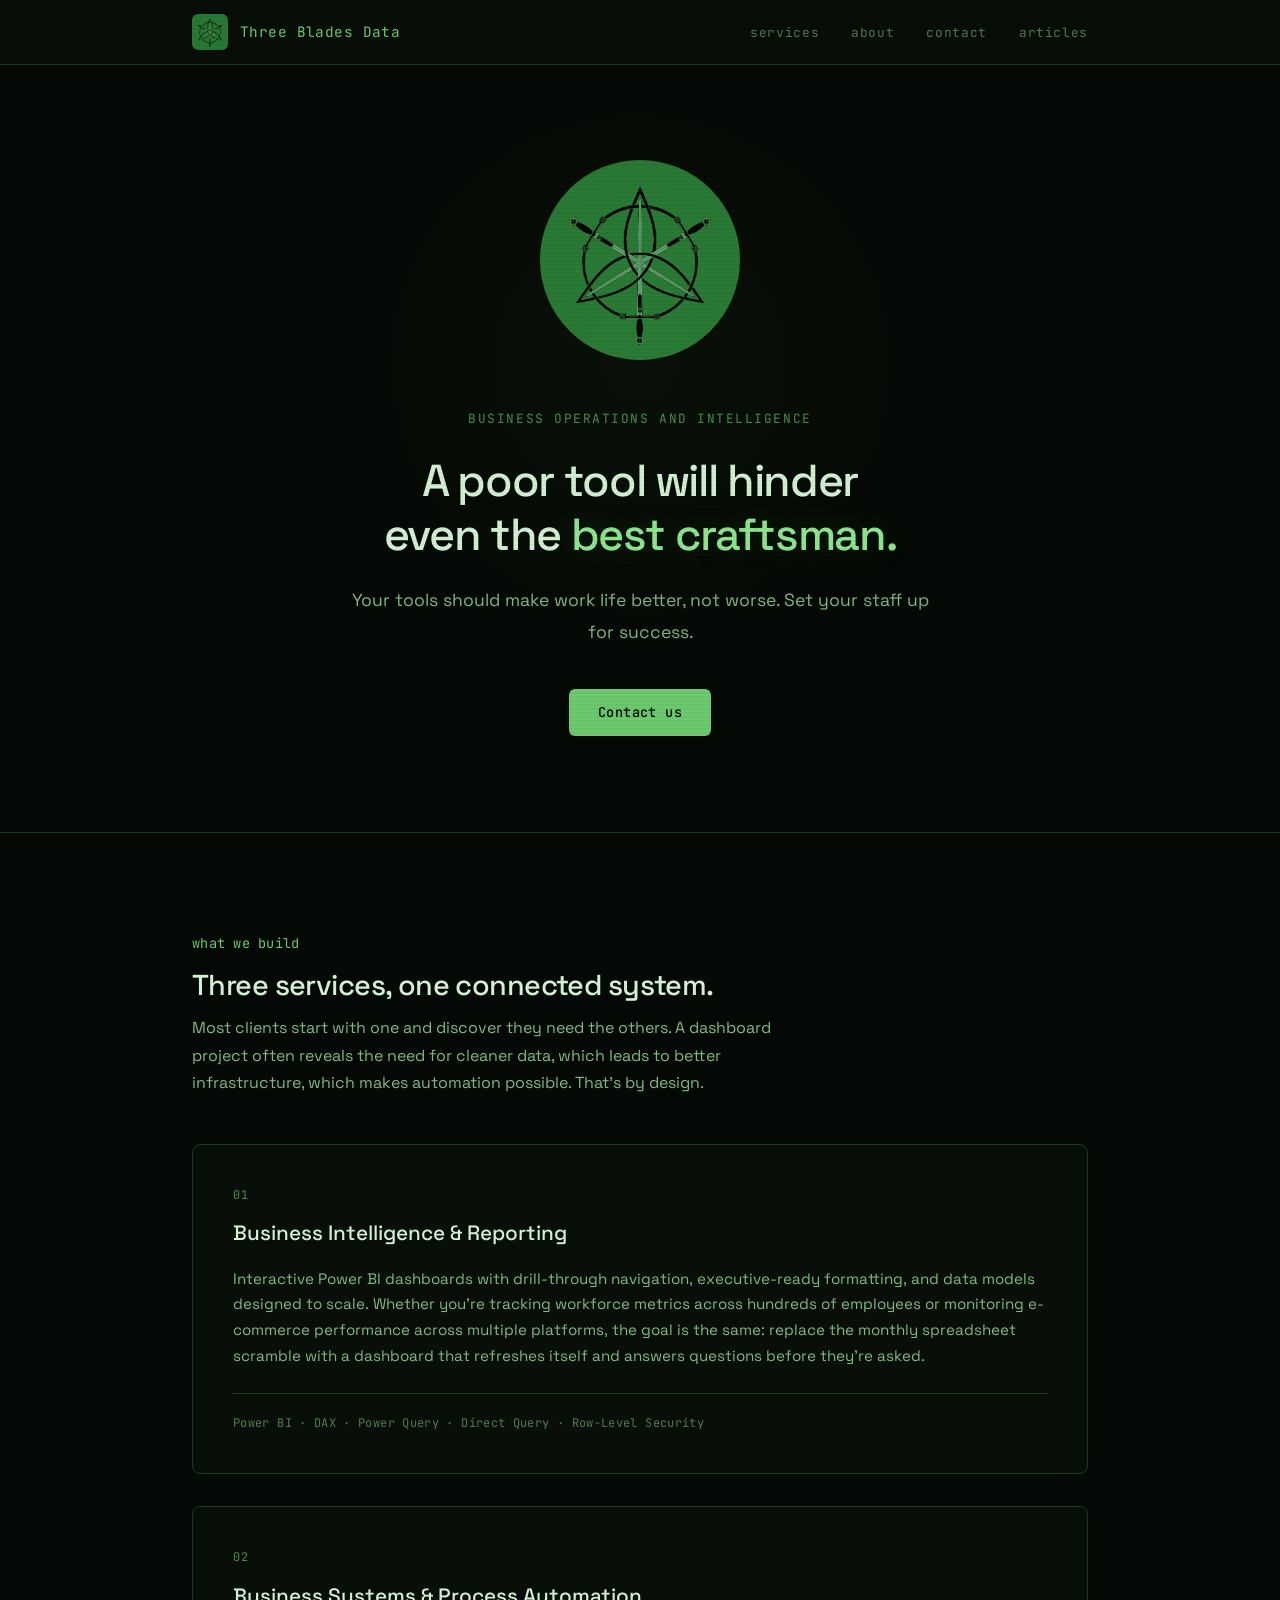
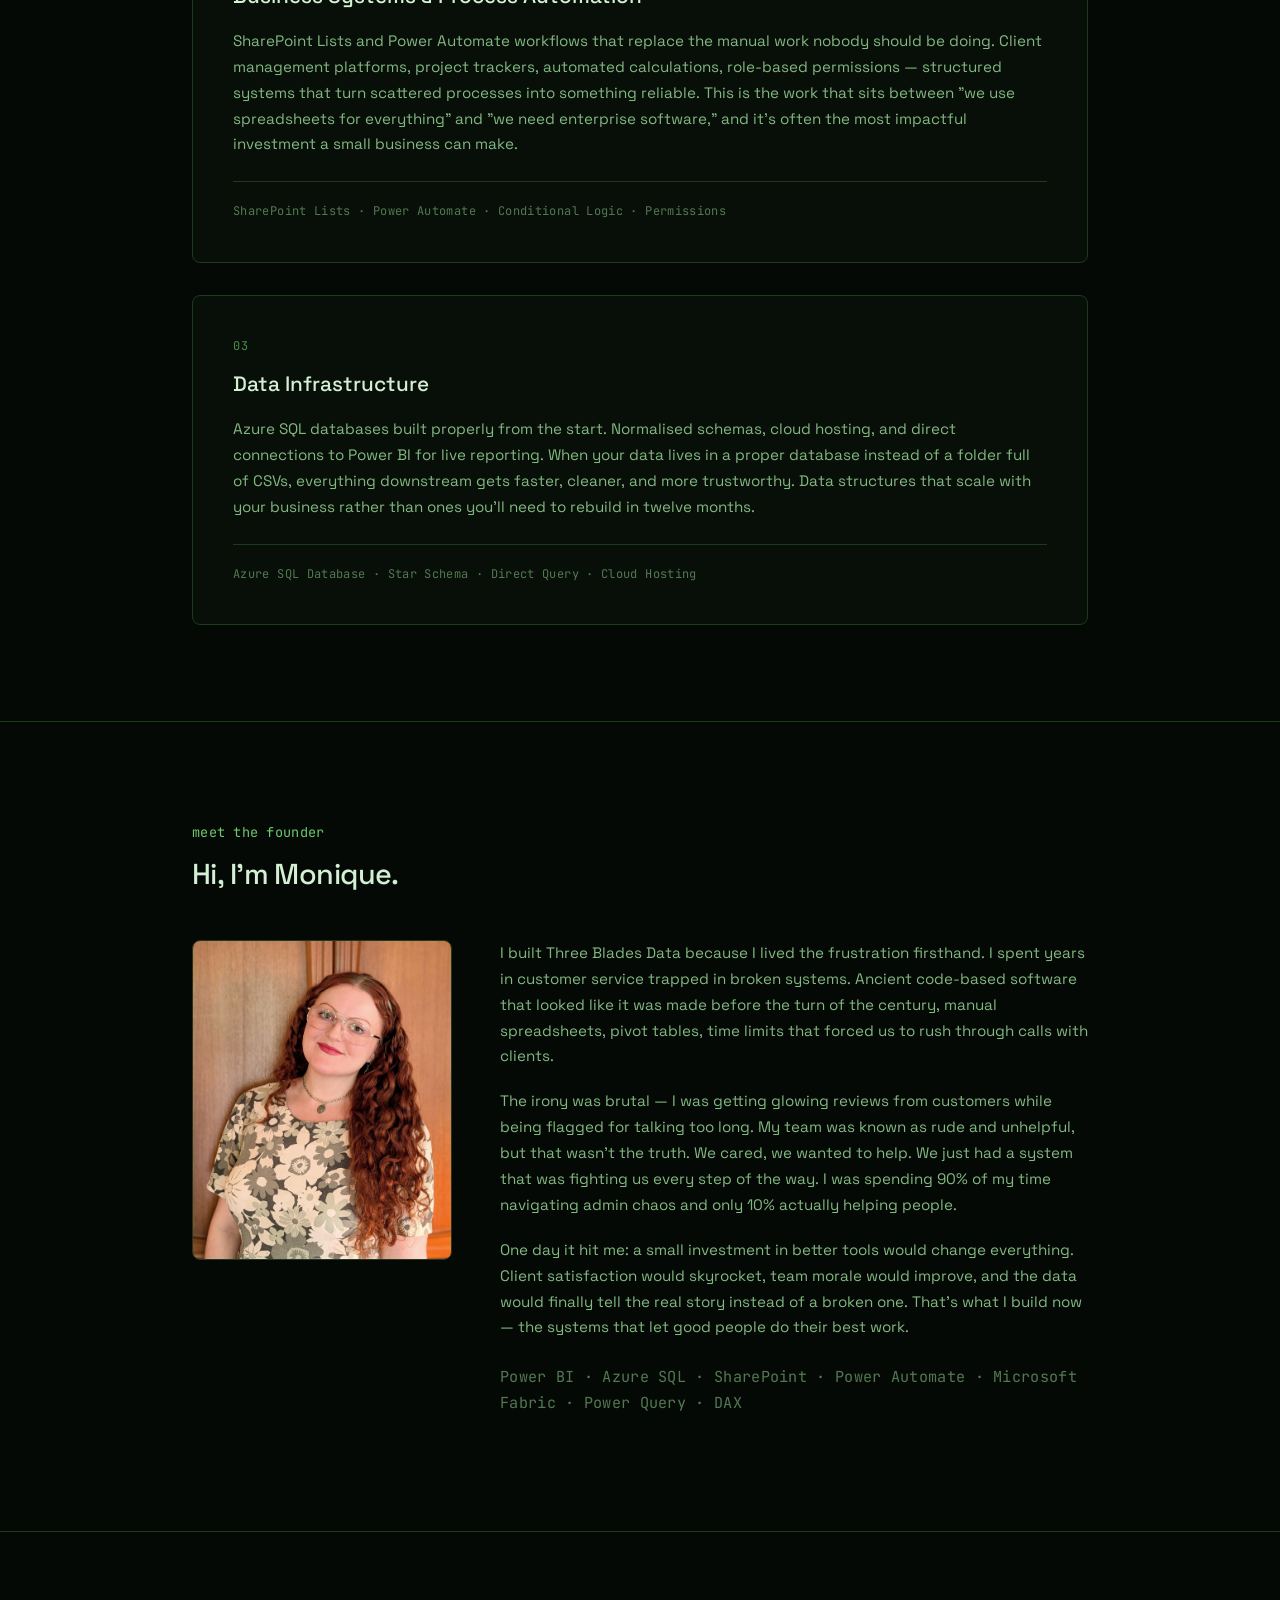
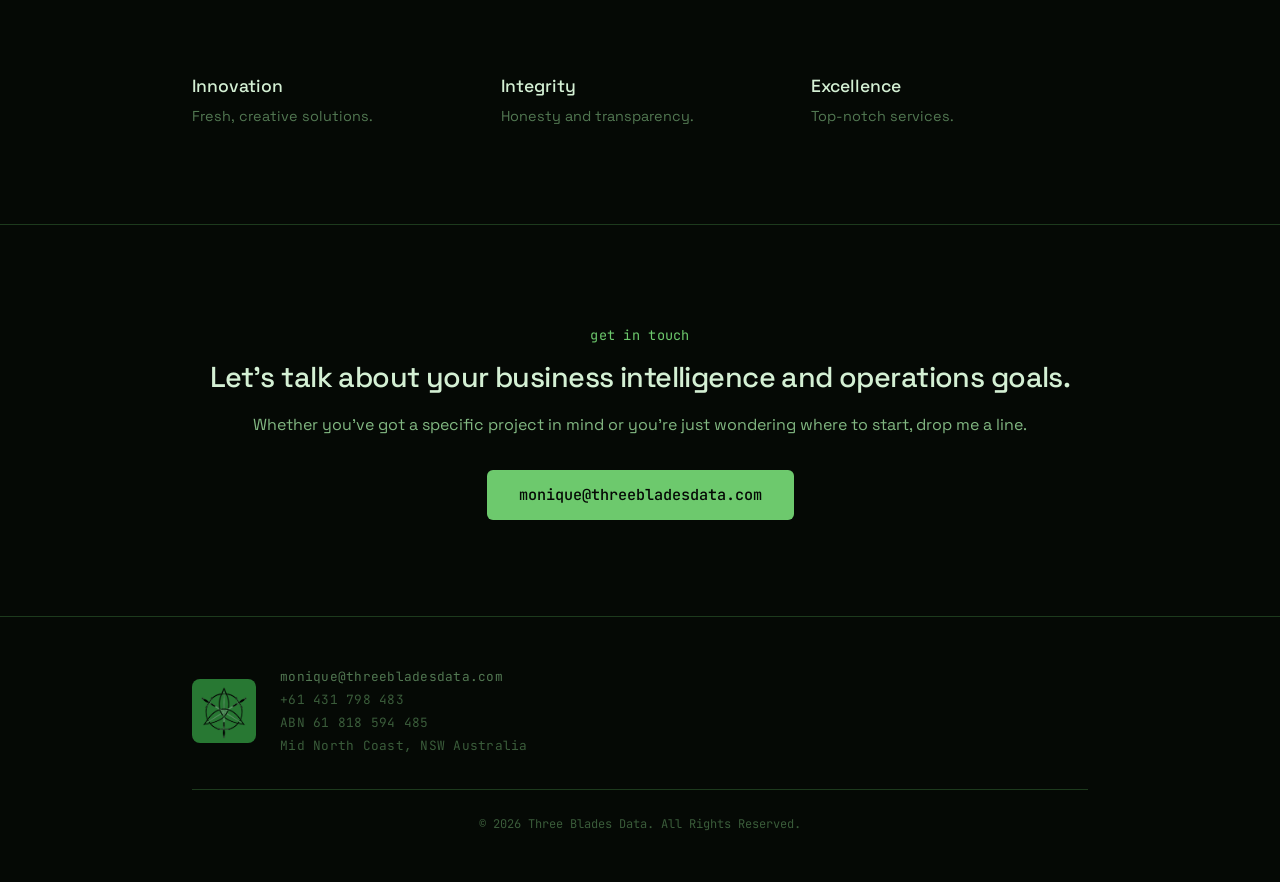
<file: index.html>
<!DOCTYPE html>
<html lang="en-AU">
<head>
  <meta charset="UTF-8">
  <meta name="viewport" content="width=device-width, initial-scale=1.0">
  <title>Three Blades Data — Business Intelligence & Operations</title>
  <meta name="description" content="Three Blades Data builds Power BI dashboards, SharePoint business systems, and Azure SQL databases for Australian small and medium businesses. Your tools should make work life better, not worse.">

  <link rel="preconnect" href="https://fonts.googleapis.com">
  <link rel="preconnect" href="https://fonts.gstatic.com" crossorigin>
  <link href="https://fonts.googleapis.com/css2?family=JetBrains+Mono:wght@300;400;500&family=Space+Grotesk:wght@300;400;500;600&display=swap" rel="stylesheet">

  <link rel="stylesheet" href="style.css">
  <link rel="icon" type="image/jpeg" href="logo.jpg">
</head>
<body>

  <!-- Navigation -->
  <nav class="nav">
    <div class="container">
      <a href="/" class="nav-logo">
        <img src="logo.jpg" alt="Three Blades Data logo">
        <span>Three Blades Data</span>
      </a>
      <button class="nav-toggle" aria-label="Toggle navigation" onclick="document.querySelector('.nav-links').classList.toggle('open')">
        <span></span><span></span><span></span>
      </button>
      <ul class="nav-links">
        <li><a href="#services">services</a></li>
        <li><a href="#about">about</a></li>
        <li><a href="#contact">contact</a></li>
        <li><a href="articles.html">articles</a></li>
      </ul>
    </div>
  </nav>

  <!-- Hero -->
  <section class="hero">
    <div class="container">
      <img src="logo.jpg" alt="Three Blades Data" class="hero-logo">
      <span class="hero-label">Business Operations and Intelligence</span>
      <h1>A poor tool will hinder<br>even the <span class="green glow">best craftsman.</span></h1>
      <p class="hero-sub">
        Your tools should make work life better, not worse. Set your staff up for success.
      </p>
      <a href="#contact" class="hero-cta">
        Contact us
      </a>
    </div>
  </section>

  <hr class="divider">

  <!-- Services -->
  <section id="services">
    <div class="container">
      <span class="mono green">what we build</span>
      <h2 style="margin-top: 0.75rem;">Three services, one connected system.</h2>
      <p style="margin-top: 0.75rem; max-width: 620px;">
        Most clients start with one and discover they need the others. A dashboard project often reveals the need for cleaner data, which leads to better infrastructure, which makes automation possible. That's by design.
      </p>

      <div class="services-grid">

        <div class="service-card">
          <span class="service-number">01</span>
          <h3>Business Intelligence & Reporting</h3>
          <p>
            Interactive Power BI dashboards with drill-through navigation, executive-ready formatting, and data models designed to scale. Whether you're tracking workforce metrics across hundreds of employees or monitoring e-commerce performance across multiple platforms, the goal is the same: replace the monthly spreadsheet scramble with a dashboard that refreshes itself and answers questions before they're asked.
          </p>
          <div class="service-tech">Power BI · DAX · Power Query · Direct Query · Row-Level Security</div>
        </div>

        <div class="service-card">
          <span class="service-number">02</span>
          <h3>Business Systems & Process Automation</h3>
          <p>
            SharePoint Lists and Power Automate workflows that replace the manual work nobody should be doing. Client management platforms, project trackers, automated calculations, role-based permissions — structured systems that turn scattered processes into something reliable. This is the work that sits between "we use spreadsheets for everything" and "we need enterprise software," and it's often the most impactful investment a small business can make.
          </p>
          <div class="service-tech">SharePoint Lists · Power Automate · Conditional Logic · Permissions</div>
        </div>

        <div class="service-card">
          <span class="service-number">03</span>
          <h3>Data Infrastructure</h3>
          <p>
            Azure SQL databases built properly from the start. Normalised schemas, cloud hosting, and direct connections to Power BI for live reporting. When your data lives in a proper database instead of a folder full of CSVs, everything downstream gets faster, cleaner, and more trustworthy. Data structures that scale with your business rather than ones you'll need to rebuild in twelve months.
          </p>
          <div class="service-tech">Azure SQL Database · Star Schema · Direct Query · Cloud Hosting</div>
        </div>

      </div>
    </div>
  </section>

  <hr class="divider">

  <!-- About -->
  <section id="about">
    <div class="container">
      <span class="mono green">meet the founder</span>
      <h2 style="margin-top: 0.75rem;">Hi, I'm Monique.</h2>

      <div class="about-grid">
        <img src="monique.jpg" alt="Monique Farrell" class="about-photo">
        <div class="about-text">
          <p>
            I built Three Blades Data because I lived the frustration firsthand. I spent years in customer service trapped in broken systems. Ancient code-based software that looked like it was made before the turn of the century, manual spreadsheets, pivot tables, time limits that forced us to rush through calls with clients.
          </p>
          <p>
            The irony was brutal — I was getting glowing reviews from customers while being flagged for talking too long. My team was known as rude and unhelpful, but that wasn't the truth. We cared, we wanted to help. We just had a system that was fighting us every step of the way. I was spending 90% of my time navigating admin chaos and only 10% actually helping people.
          </p>
          <p>
            One day it hit me: a small investment in better tools would change everything. Client satisfaction would skyrocket, team morale would improve, and the data would finally tell the real story instead of a broken one. That's what I build now — the systems that let good people do their best work.
          </p>
          <p class="mono" style="margin-top: 1.5rem; color: var(--muted);">
            Power BI · Azure SQL · SharePoint · Power Automate · Microsoft Fabric · Power Query · DAX
          </p>
        </div>
      </div>
    </div>
  </section>

  <hr class="divider">

  <!-- Values -->
  <section>
    <div class="container">
      <div class="values-grid">
        <div class="value-item">
          <h3>Innovation</h3>
          <p>Fresh, creative solutions.</p>
        </div>
        <div class="value-item">
          <h3>Integrity</h3>
          <p>Honesty and transparency.</p>
        </div>
        <div class="value-item">
          <h3>Excellence</h3>
          <p>Top-notch services.</p>
        </div>
      </div>
    </div>
  </section>

  <hr class="divider">

  <!-- Contact -->
  <section id="contact" class="contact">
    <div class="container">
      <span class="mono green">get in touch</span>
      <h2 style="margin-top: 0.75rem;">Let's talk about your business intelligence and operations goals.</h2>
      <p>
        Whether you've got a specific project in mind or you're just wondering where to start, drop me a line.
      </p>
      <a href="mailto:monique@threebladesdata.com" class="contact-link">
        monique@threebladesdata.com
      </a>
    </div>
  </section>

  <!-- Footer -->
  <footer class="footer">
    <div class="container">
      <div class="footer-content">
        <img src="logo.jpg" alt="Three Blades Data" class="footer-logo">
        <div class="footer-details">
          <a href="mailto:monique@threebladesdata.com">monique@threebladesdata.com</a><br>
          +61 431 798 483<br>
          ABN 61 818 594 485<br>
          Mid North Coast, NSW Australia
        </div>
      </div>
      <div class="footer-copy">
        &copy; 2026 Three Blades Data. All Rights Reserved.
      </div>
    </div>
  </footer>

</body>
</html>
</file>
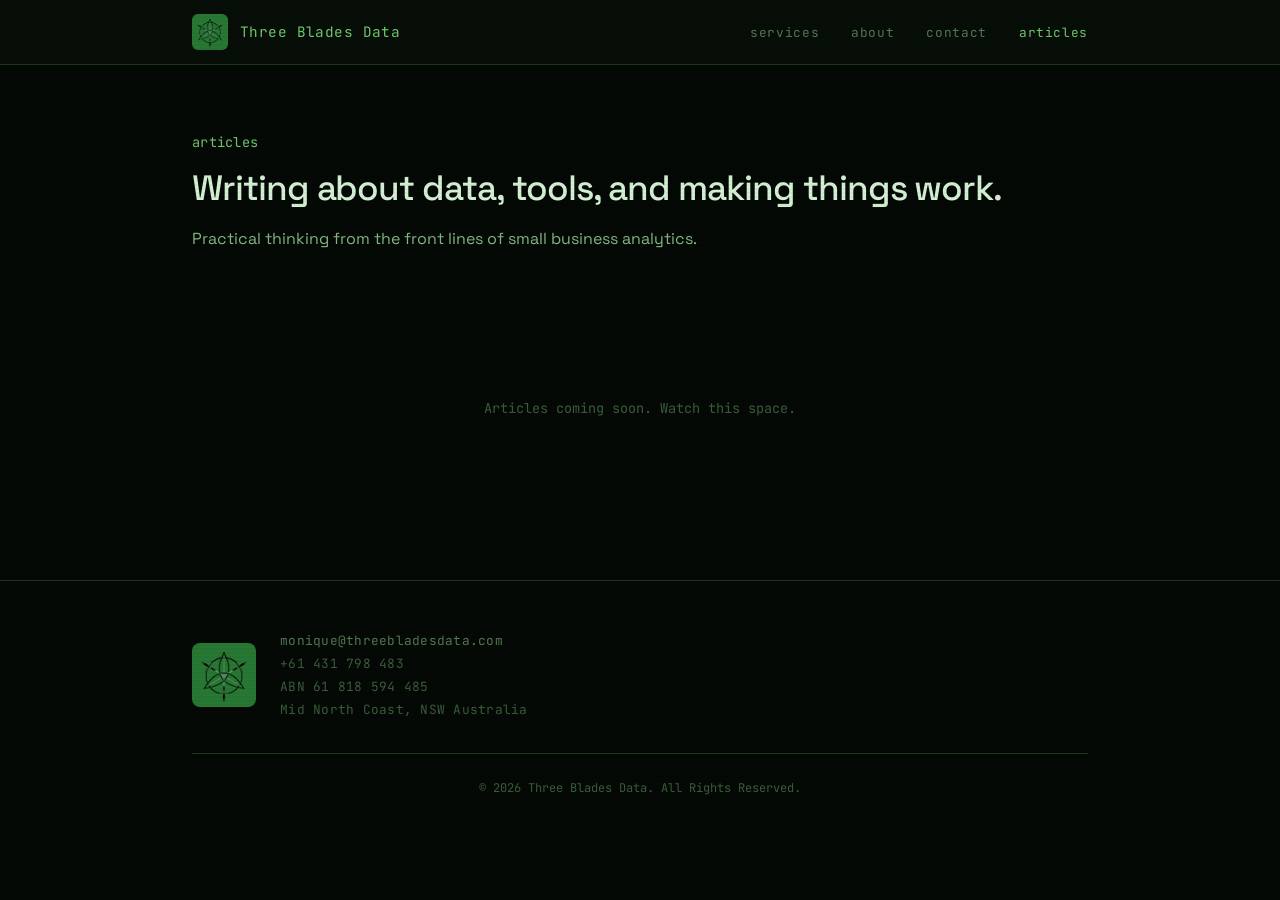
<file: articles.html>
<!DOCTYPE html>
<html lang="en-AU">
<head>
  <meta charset="UTF-8">
  <meta name="viewport" content="width=device-width, initial-scale=1.0">
  <title>Articles — Three Blades Data</title>
  <meta name="description" content="Articles on Power BI, data analytics, business automation, and the Microsoft data platform.">

  <link rel="preconnect" href="https://fonts.googleapis.com">
  <link rel="preconnect" href="https://fonts.gstatic.com" crossorigin>
  <link href="https://fonts.googleapis.com/css2?family=JetBrains+Mono:wght@300;400;500&family=Space+Grotesk:wght@300;400;500;600&display=swap" rel="stylesheet">

  <link rel="stylesheet" href="style.css">
  <link rel="icon" type="image/jpeg" href="logo.jpg">
</head>
<body>

  <!-- Navigation -->
  <nav class="nav">
    <div class="container">
      <a href="/" class="nav-logo">
        <img src="logo.jpg" alt="Three Blades Data logo">
        <span>Three Blades Data</span>
      </a>
      <button class="nav-toggle" aria-label="Toggle navigation" onclick="document.querySelector('.nav-links').classList.toggle('open')">
        <span></span><span></span><span></span>
      </button>
      <ul class="nav-links">
        <li><a href="#services">services</a></li>
        <li><a href="#about">about</a></li>
        <li><a href="#contact">contact</a></li>
        <li><a href="articles.html" class="active">articles</a></li>
      </ul>
    </div>
  </nav>

  <!-- Page Header -->
  <div class="page-header">
    <div class="container">
      <span class="mono green">articles</span>
      <h1 style="margin-top: 0.75rem;">Writing about data, tools, and making things work.</h1>
      <p>Practical thinking from the front lines of small business analytics.</p>
    </div>
  </div>

  <!-- Articles List -->
  <div class="articles-list">
    <div class="container">

      <!--
        HOW TO ADD A NEW ARTICLE:

        1. Duplicate posts/template.html and rename it
           (e.g. posts/your-article-slug.html)

        2. Edit the new file — change the title, date, and body text

        3. Copy one of the article-item blocks below, paste it
           at the TOP of this list (newest first), and update
           the href, date, title, and excerpt

        That's it. Save, commit, push.
      -->

      <!-- EXAMPLE — uncomment and edit when you have a real article:
      <a href="posts/your-article-slug.html" class="article-item">
        <span class="article-date">20 May 2026</span>
        <h3>Your Article Title Goes Here</h3>
        <p class="article-excerpt">
          A one or two sentence summary of what this article covers.
        </p>
      </a>
      -->

      <div class="articles-empty">
        <p>Articles coming soon. Watch this space.</p>
      </div>

    </div>
  </div>

  <!-- Footer -->
  <footer class="footer">
    <div class="container">
      <div class="footer-content">
        <img src="logo.jpg" alt="Three Blades Data" class="footer-logo">
        <div class="footer-details">
          <a href="mailto:monique@threebladesdata.com">monique@threebladesdata.com</a><br>
          +61 431 798 483<br>
          ABN 61 818 594 485<br>
          Mid North Coast, NSW Australia
        </div>
      </div>
      <div class="footer-copy">
        &copy; 2026 Three Blades Data. All Rights Reserved.
      </div>
    </div>
  </footer>

</body>
</html>
</file>
<file: style.css>
/* ============================================================
   THREE BLADES DATA — Matcha Terminal
   Fonts: Space Grotesk (body/headings) + JetBrains Mono (labels)
   Palette: green-tinted blacks + matcha green ramp
   ============================================================ */

*, *::before, *::after {
  margin: 0;
  padding: 0;
  box-sizing: border-box;
}

:root {
  /* Backgrounds */
  --void: #050905;
  --deep: #080f08;
  --surface: #0d160d;
  --raised: #121e12;

  /* Borders */
  --border-dim: #1d3a1d;
  --border-soft: #2d5a2d;
  --border-mid: #4a8a4a;

  /* Text & Accents */
  --ghost: #3a5c3a;
  --muted: #527852;
  --secondary: #82b882;
  --green-mid: #4a8c4a;
  --bright: #6dc96d;
  --vivid: #8de68d;
  --primary: #c8f0c8;
  --heading: #d4f0d4;

  /* Fonts */
  --font-body: 'Space Grotesk', sans-serif;
  --font-mono: 'JetBrains Mono', monospace;
}

html {
  scroll-behavior: smooth;
  font-size: 16px;
}

body {
  font-family: var(--font-body);
  background: var(--void);
  color: var(--secondary);
  line-height: 1.7;
  -webkit-font-smoothing: antialiased;
  -moz-osx-font-smoothing: grayscale;
  overflow-x: hidden;
}

/* Subtle scanline overlay */
body::after {
  content: '';
  position: fixed;
  top: 0;
  left: 0;
  width: 100%;
  height: 100%;
  background: repeating-linear-gradient(
    0deg,
    transparent,
    transparent 2px,
    rgba(0, 0, 0, 0.03) 2px,
    rgba(0, 0, 0, 0.03) 4px
  );
  pointer-events: none;
  z-index: 9999;
}

a {
  color: var(--bright);
  text-decoration: none;
  transition: color 0.2s ease, text-shadow 0.2s ease;
}

a:hover {
  color: var(--vivid);
  text-shadow: 0 0 12px rgba(109, 201, 109, 0.2);
}

img {
  max-width: 100%;
  height: auto;
  display: block;
}

/* --- Typography --- */
h1, h2, h3, h4 {
  font-family: var(--font-body);
  color: var(--heading);
  font-weight: 500;
  line-height: 1.2;
}

h1 { font-size: 2.8rem; letter-spacing: -0.03em; }
h2 { font-size: 1.8rem; letter-spacing: -0.02em; }
h3 { font-size: 1.2rem; }

p { margin-bottom: 1.2rem; }
p:last-child { margin-bottom: 0; }

.mono {
  font-family: var(--font-mono);
  font-size: 0.85rem;
  letter-spacing: 0.02em;
}

.green { color: var(--bright); }

.glow {
  text-shadow: 0 0 20px rgba(109, 201, 109, 0.2), 0 0 40px rgba(109, 201, 109, 0.08);
}

/* --- Layout --- */
.container {
  max-width: 960px;
  margin: 0 auto;
  padding: 0 2rem;
}

section {
  padding: 6rem 0;
}

/* --- Navigation --- */
.nav {
  position: fixed;
  top: 0;
  left: 0;
  right: 0;
  z-index: 100;
  background: rgba(8, 15, 8, 0.92);
  backdrop-filter: blur(12px);
  -webkit-backdrop-filter: blur(12px);
  border-bottom: 1px solid var(--border-dim);
}

.nav .container {
  display: flex;
  align-items: center;
  justify-content: space-between;
  height: 64px;
}

.nav-logo {
  display: flex;
  align-items: center;
  gap: 0.75rem;
}

.nav-logo img {
  width: 36px;
  height: 36px;
  border-radius: 6px;
}

.nav-logo span {
  font-family: var(--font-mono);
  font-size: 0.9rem;
  color: var(--bright);
  font-weight: 400;
  letter-spacing: 0.03em;
}

.nav-links {
  display: flex;
  gap: 2rem;
  list-style: none;
}

.nav-links a {
  font-family: var(--font-mono);
  font-size: 0.8rem;
  color: var(--muted);
  text-transform: lowercase;
  letter-spacing: 0.05em;
  transition: color 0.2s ease;
}

.nav-links a:hover,
.nav-links a.active {
  color: var(--bright);
  text-shadow: none;
}

/* Mobile nav toggle */
.nav-toggle {
  display: none;
  background: none;
  border: none;
  cursor: pointer;
  padding: 0.5rem;
}

.nav-toggle span {
  display: block;
  width: 22px;
  height: 2px;
  background: var(--bright);
  margin: 5px 0;
  transition: 0.3s;
}

/* --- Hero --- */
.hero {
  padding: 10rem 0 6rem;
  position: relative;
  text-align: center;
}

.hero::before {
  content: '';
  position: absolute;
  top: 64px;
  left: 50%;
  transform: translateX(-50%);
  width: 600px;
  height: 600px;
  background: radial-gradient(circle, rgba(109, 201, 109, 0.04) 0%, transparent 70%);
  pointer-events: none;
}

.hero-logo {
  width: 200px;
  height: 200px;
  border-radius: 50%;
  margin: 0 auto 3rem;
  object-fit: cover;
}

.hero-label {
  font-family: var(--font-mono);
  font-size: 0.8rem;
  color: var(--green-mid);
  letter-spacing: 0.12em;
  text-transform: uppercase;
  margin-bottom: 1.5rem;
  display: block;
}

.hero h1 {
  margin-bottom: 1.5rem;
  max-width: 700px;
  margin-left: auto;
  margin-right: auto;
}

.hero h1 .green {
  color: var(--vivid);
  text-shadow: 0 0 30px rgba(109, 201, 109, 0.2);
}

.hero-sub {
  font-size: 1.1rem;
  color: var(--secondary);
  max-width: 580px;
  line-height: 1.8;
  margin: 0 auto;
}

.hero-cta {
  margin-top: 2.5rem;
  display: inline-flex;
  align-items: center;
  gap: 0.5rem;
  font-family: var(--font-mono);
  font-size: 0.85rem;
  color: var(--void);
  background: var(--bright);
  padding: 0.75rem 1.8rem;
  border: none;
  border-radius: 6px;
  transition: all 0.25s ease;
  letter-spacing: 0.03em;
  font-weight: 500;
}

.hero-cta:hover {
  background: var(--vivid);
  color: var(--void);
  text-shadow: none;
}

/* --- Divider --- */
.divider {
  border: none;
  height: 1px;
  background: var(--border-dim);
  margin: 0;
}

/* --- Services --- */
.services-grid {
  display: grid;
  grid-template-columns: 1fr;
  gap: 2rem;
  margin-top: 3rem;
}

.service-card {
  background: var(--deep);
  border: 1px solid var(--border-dim);
  border-radius: 8px;
  padding: 2.5rem;
  transition: border-color 0.3s ease;
}

.service-card:hover {
  border-color: var(--border-soft);
}

.service-number {
  font-family: var(--font-mono);
  font-size: 0.75rem;
  color: var(--green-mid);
  letter-spacing: 0.1em;
  margin-bottom: 1rem;
  display: block;
}

.service-card h3 {
  margin-bottom: 1.2rem;
  font-size: 1.3rem;
}

.service-card p {
  color: var(--secondary);
  font-size: 0.95rem;
}

.service-tech {
  margin-top: 1.5rem;
  padding-top: 1.2rem;
  border-top: 1px solid var(--border-dim);
  font-family: var(--font-mono);
  font-size: 0.75rem;
  color: var(--muted);
  letter-spacing: 0.03em;
}

/* --- About --- */
.about-grid {
  display: grid;
  grid-template-columns: 260px 1fr;
  gap: 3rem;
  align-items: start;
  margin-top: 3rem;
}

.about-photo {
  width: 260px;
  height: 320px;
  border-radius: 8px;
  object-fit: cover;
  border: 1px solid var(--border-dim);
  filter: grayscale(10%);
  transition: filter 0.4s ease;
}

.about-photo:hover {
  filter: grayscale(0%);
}

.about-text p {
  font-size: 0.95rem;
  margin-bottom: 1.2rem;
}

.about-text .mono {
  color: var(--muted);
  margin-top: 1.5rem;
}

/* --- Values --- */
.values-grid {
  display: grid;
  grid-template-columns: repeat(3, 1fr);
  gap: 2rem;
  margin-top: 3rem;
}

.value-item h3 {
  font-size: 1.1rem;
  margin-bottom: 0.4rem;
}

.value-item p {
  font-size: 0.9rem;
  color: var(--muted);
}

/* --- Contact --- */
.contact {
  text-align: center;
}

.contact h2 {
  margin-bottom: 1rem;
}

.contact p {
  color: var(--secondary);
  font-size: 1rem;
  margin-bottom: 2rem;
}

.contact-link {
  display: inline-flex;
  align-items: center;
  gap: 0.5rem;
  font-family: var(--font-mono);
  font-size: 0.95rem;
  color: var(--void);
  background: var(--bright);
  padding: 0.75rem 2rem;
  border-radius: 6px;
  transition: all 0.25s ease;
  font-weight: 500;
}

.contact-link:hover {
  background: var(--vivid);
  color: var(--void);
  text-shadow: none;
}

/* --- Footer --- */
.footer {
  padding: 3rem 0;
  border-top: 1px solid var(--border-dim);
}

.footer-content {
  display: flex;
  align-items: center;
  gap: 1.5rem;
}

.footer-logo {
  width: 64px;
  height: 64px;
  border-radius: 8px;
}

.footer-details {
  font-family: var(--font-mono);
  font-size: 0.8rem;
  color: var(--ghost);
  letter-spacing: 0.02em;
  line-height: 1.8;
}

.footer-details a {
  color: var(--muted);
}

.footer-details a:hover {
  color: var(--bright);
  text-shadow: none;
}

.footer-copy {
  text-align: center;
  margin-top: 2rem;
  padding-top: 1.5rem;
  border-top: 1px solid var(--border-dim);
  font-family: var(--font-mono);
  font-size: 0.75rem;
  color: var(--ghost);
}

/* ============================================================
   ARTICLES PAGE
   ============================================================ */

.page-header {
  padding: 8rem 0 3rem;
}

.page-header h1 {
  font-size: 2.2rem;
}

.page-header p {
  color: var(--secondary);
  margin-top: 1rem;
  max-width: 560px;
}

.articles-list {
  padding: 2rem 0 6rem;
}

.article-item {
  display: block;
  padding: 2rem 0;
  border-bottom: 1px solid var(--border-dim);
  transition: border-color 0.2s ease;
}

.article-item:first-child {
  border-top: 1px solid var(--border-dim);
}

.article-item:hover {
  border-color: var(--border-soft);
}

.article-date {
  font-family: var(--font-mono);
  font-size: 0.75rem;
  color: var(--ghost);
  letter-spacing: 0.05em;
  margin-bottom: 0.5rem;
  display: block;
}

.article-item h3 {
  color: var(--heading);
  margin-bottom: 0.6rem;
  transition: color 0.2s ease;
}

.article-item:hover h3 {
  color: var(--bright);
}

.article-excerpt {
  color: var(--secondary);
  font-size: 0.9rem;
  line-height: 1.7;
}

.articles-empty {
  padding: 4rem 0;
  text-align: center;
  color: var(--ghost);
  font-family: var(--font-mono);
  font-size: 0.85rem;
}

/* ============================================================
   SINGLE ARTICLE PAGE
   ============================================================ */

.article-header {
  padding: 8rem 0 2rem;
}

.article-header h1 {
  font-size: 2.2rem;
  max-width: 700px;
}

.article-meta {
  margin-top: 1rem;
  font-family: var(--font-mono);
  font-size: 0.8rem;
  color: var(--ghost);
  letter-spacing: 0.03em;
}

.article-body {
  padding: 2rem 0 6rem;
  max-width: 680px;
}

.article-body p {
  font-size: 1rem;
  margin-bottom: 1.5rem;
  line-height: 1.85;
}

.article-body h2 {
  font-size: 1.5rem;
  margin-top: 3rem;
  margin-bottom: 1rem;
}

.article-body h3 {
  font-size: 1.15rem;
  margin-top: 2.5rem;
  margin-bottom: 0.8rem;
}

.article-body blockquote {
  border-left: 2px solid var(--border-soft);
  padding-left: 1.5rem;
  margin: 2rem 0;
  color: var(--muted);
  font-style: italic;
}

.article-body code {
  font-family: var(--font-mono);
  font-size: 0.85rem;
  background: var(--deep);
  padding: 0.15rem 0.4rem;
  border-radius: 3px;
  border: 1px solid var(--border-dim);
  color: var(--bright);
}

.article-body pre {
  background: var(--deep);
  border: 1px solid var(--border-dim);
  border-radius: 6px;
  padding: 1.5rem;
  overflow-x: auto;
  margin: 2rem 0;
}

.article-body pre code {
  background: none;
  border: none;
  padding: 0;
  font-size: 0.8rem;
  line-height: 1.6;
}

.article-back {
  display: inline-flex;
  align-items: center;
  gap: 0.4rem;
  font-family: var(--font-mono);
  font-size: 0.8rem;
  color: var(--muted);
  margin-bottom: 2rem;
  transition: color 0.2s ease;
}

.article-back:hover {
  color: var(--bright);
  text-shadow: none;
}

/* ============================================================
   RESPONSIVE
   ============================================================ */

@media (max-width: 768px) {
  html { font-size: 15px; }
  .container { padding: 0 1.5rem; }
  section { padding: 4rem 0; }
  h1 { font-size: 2rem; }
  h2 { font-size: 1.5rem; }
  .hero { padding: 7rem 0 4rem; }
  .hero-logo { width: 150px; height: 150px; }

  .about-grid {
    grid-template-columns: 1fr;
    gap: 2rem;
  }

  .about-photo {
    width: 200px;
    height: 250px;
  }

  .values-grid {
    grid-template-columns: 1fr;
    gap: 1.5rem;
  }

  .nav-links {
    display: none;
    position: absolute;
    top: 64px;
    left: 0;
    right: 0;
    background: rgba(8, 15, 8, 0.98);
    flex-direction: column;
    padding: 1.5rem 2rem;
    gap: 1.2rem;
    border-bottom: 1px solid var(--border-dim);
  }

  .nav-links.open { display: flex; }
  .nav-toggle { display: block; }

  .footer-content { flex-direction: column; align-items: flex-start; }

  .page-header { padding: 7rem 0 2rem; }
  .article-header { padding: 7rem 0 1.5rem; }
}

@media (max-width: 480px) {
  html { font-size: 14px; }
  .container { padding: 0 1.25rem; }
  .hero { padding: 6rem 0 3rem; }
  .service-card { padding: 1.75rem; }
}
</file>
